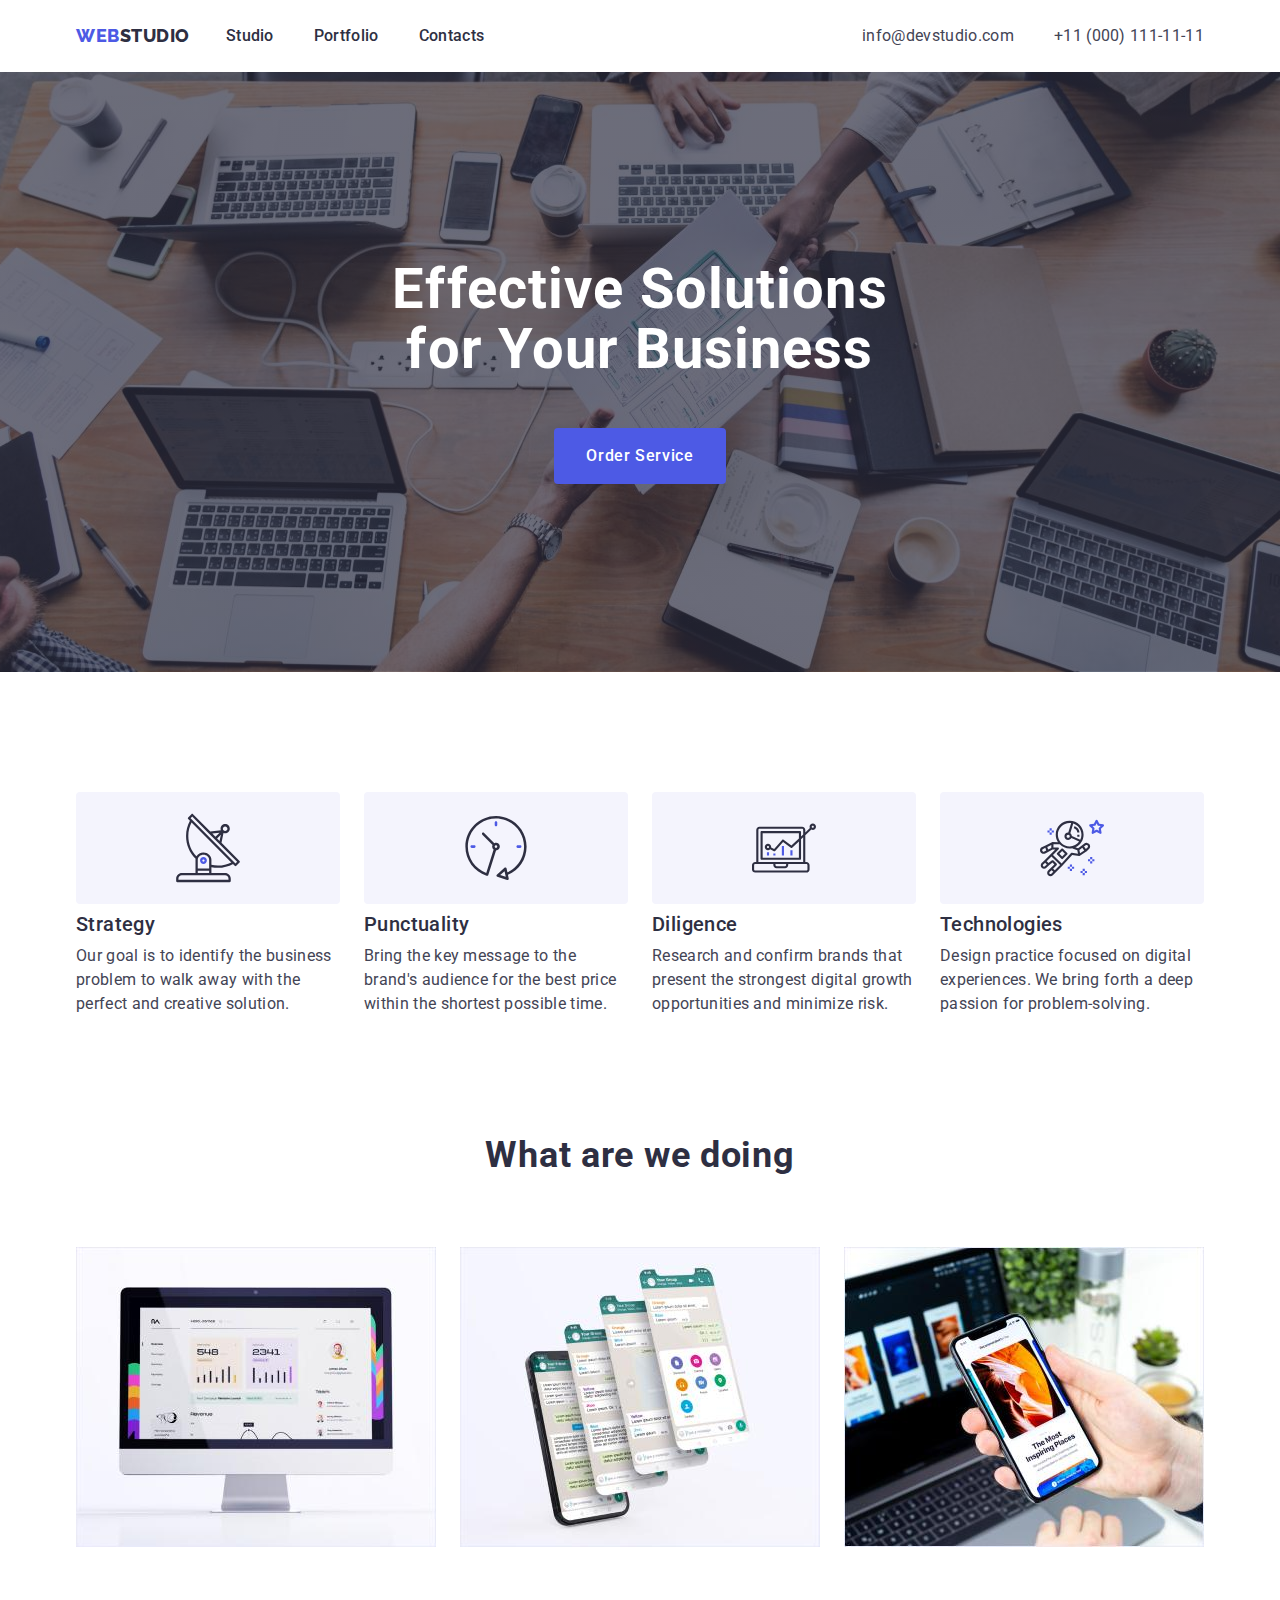
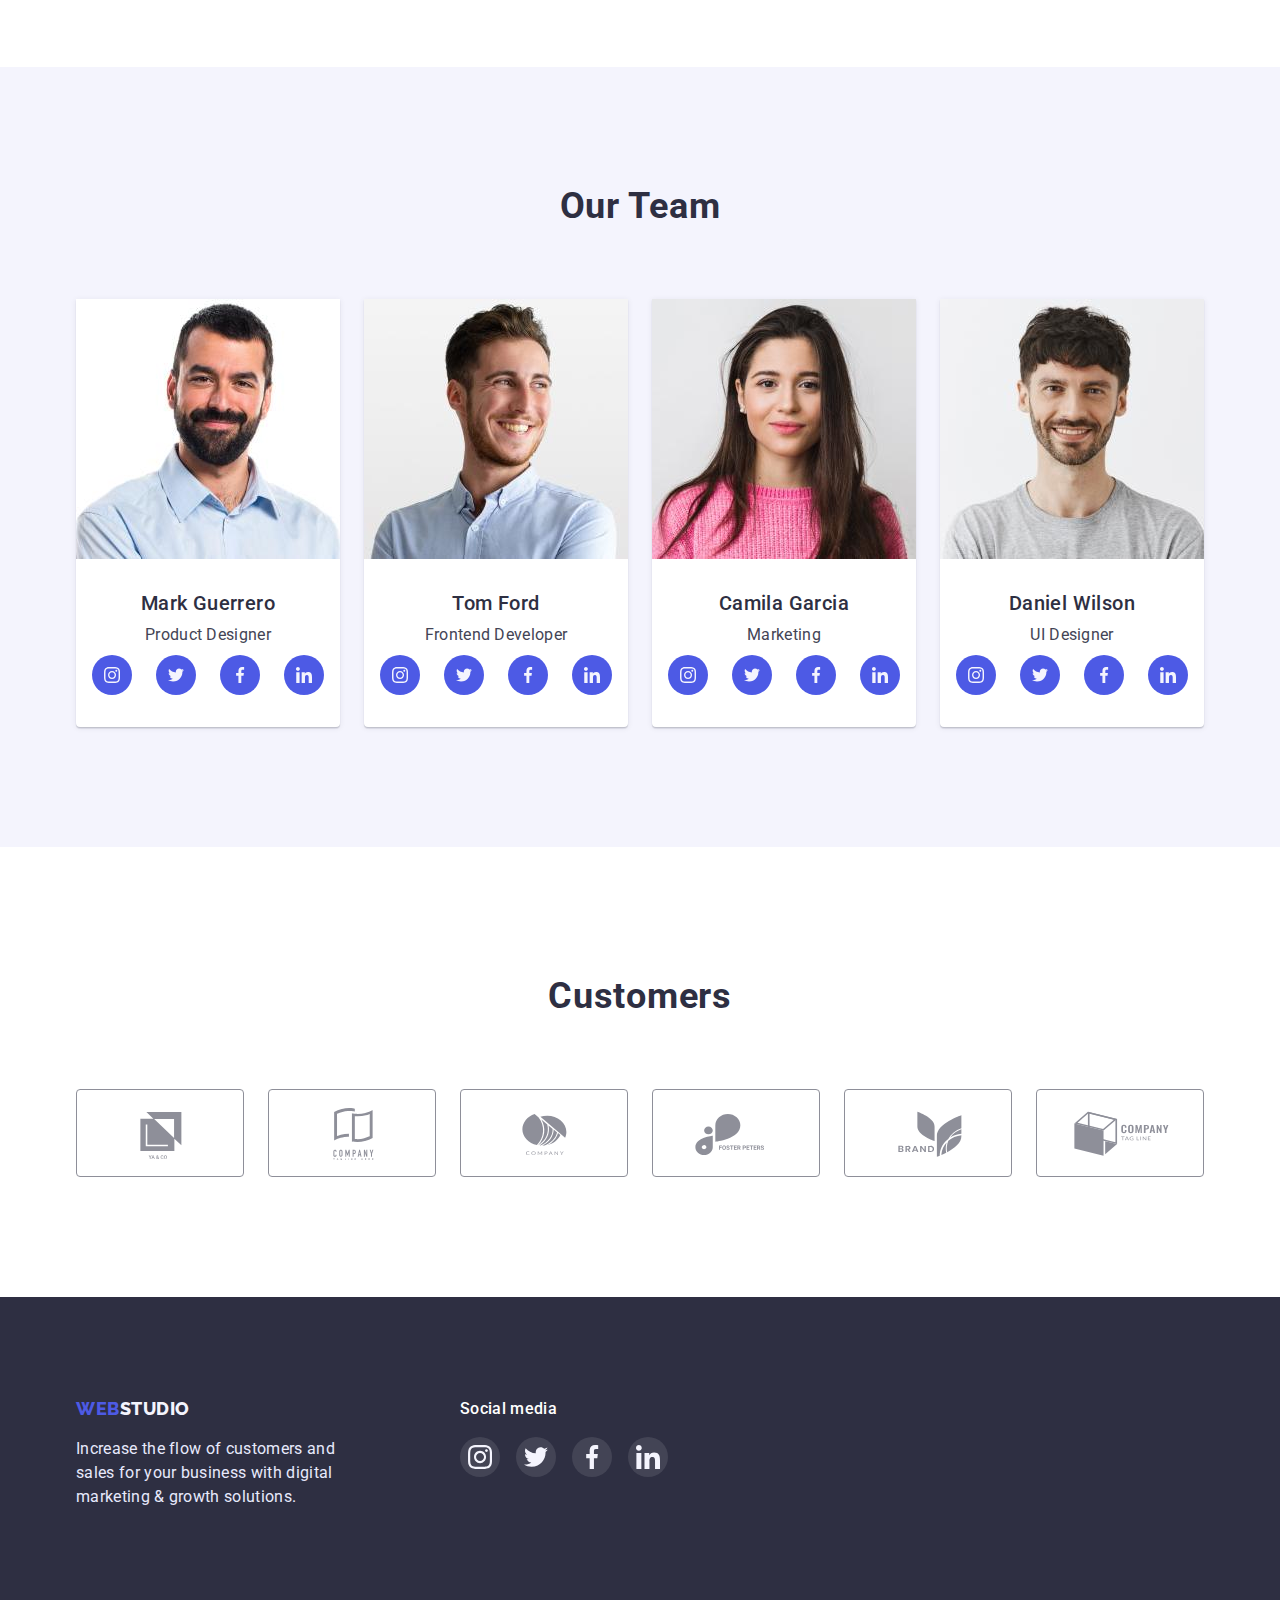
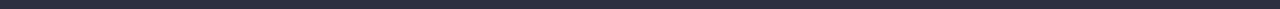
<file: index.html>
<!DOCTYPE html>
<html lang="en">
	<head>
		<meta charset="UTF-8" />
		<meta http-equiv="X-UA-Compatible" content="IE=edge" />
		<meta name="viewport" content="width=device-width, initial-scale=1.0" />
		<title>WebStudio</title>
		
		<!-- fonts from google -->
		<link rel="preconnect" href="https://fonts.googleapis.com" />
		<link rel="preconnect" href="https://fonts.gstatic.com" crossorigin />
		<link
			href="https://fonts.googleapis.com/css2?family=Raleway:wght@800&family=Roboto:wght@400;500;700&display=swap"
			rel="stylesheet"
		/>
		<link rel="stylesheet" href="https://cdnjs.cloudflare.com/ajax/libs/modern-normalize/1.1.0/modern-normalize.min.css">
        <link rel="stylesheet" href="./styles/styles.css" />
	</head>
	<body>
		
		<header>
			<div class="container header-line">
			<nav>
				<a class="logo-head" href="./index.html"><span class="logo-web">WEB</span>STUDIO</a>
				<ul class="navigation-links">
					<li class="nav-link-item"><a href="" class="link">Studio</a></li>
					<li class="nav-link-item"><a href="./portfolio.html" class="link">Portfolio</a></li>
					<li class="nav-link-item"><a href="" class="link">Contacts</a></li>
				</ul>
			</nav>

			<!-- contact info -->
			<address>
				<ul class="address-link">
					<li class="addess-link-item"><a href="mailto:info@devstudio.com" class="address">info@devstudio.com</a></li>
					<li class="addess-link-item"><a href="tel:+110001111111" class="address">+11 (000) 111-11-11 </a></li>
				</ul>
			</address>
			</div>
		</header>
		
		<main>
			<!--section_1  -->
			
			<section class="hero-section">
				<div class="container">
				<h1 class="hero-section-title">Effective Solutions <br> for Your Business</h1>
				<button type="button" class="hero-section-button">Order Service</button>
				</div>
                </section>
			
			

			<!-- section_2 -->
			<section class="section-2">
				<div class="container">
				<h2 hidden>Our advantages</h2>
				<ul class="title-list">
					<li >
						<div class="symbol-list-item">
						            <svg class="symbol-list-icon" width="64px">
										<use href="./images/icons.svg#icon-antenna"></use>
									</svg>
						</div>
							
						<h3>Strategy</h3>
						<p class="main-paragraph"> Our goal is to identify the business problem to walk away with the perfect and creative solution. </p>
					</li>
					<li>
						<div class="symbol-list-item">
								    <svg class="symbol-list-icon" width="64px">
										<use href="./images/icons.svg#icon-clock"></use>
									</svg>
							</div>
						<h3>Punctuality</h3>
						<p class="main-paragraph"> Bring the key message to the brand's audience for the best price within the shortest possible time. </p>
					</li>
					<li>
						<div class="symbol-list-item">
								    <svg class="symbol-list-icon" width="64px">
										<use href="./images/icons.svg#icon-diagram"></use>
									</svg>
								
							</div>
						<h3>Diligence</h3>
						<p class="main-paragraph">
							Research and confirm brands that present the strongest digital growth opportunities and minimize risk.
						</p>
					</li>
					<li>
						<div class="symbol-list-item">
								    <svg class="symbol-list-icon" width="64px">
										<use href="./images/icons.svg#icon-astronaut"></use>
									</svg>
						</div>
						<h3>Technologies</h3>
						<p class="main-paragraph"> Design practice focused on digital experiences. We bring forth a deep passion for problem-solving. </p>
					</li>
				</ul>
				</div>
			</section>

			<!-- section_3 -->
			<section class="section-3">
				<div class="container">
				<h2 class="our-work-title">What are we doing</h2>
				<ul class="visual-list">
					<li class="visual-work">
						<img src="./images/img21.jpg" alt="PC monitor that shows nice site" width="360" />
					</li>
					<li class="visual-work">
						<img src="./images/img22.jpg" alt="phone display that shows nice application" width="360" />
					</li>
					<li class="visual-work">
						<img src="./images/img23.jpg" alt="laptop and phone with the same picture on thair displays" width="360" />
					</li>
				</ul>
				</div>
			</section>

			<!-- section_4 -->
			<section class="fourth-section">
				<div class="container">
				<h2 class="our-team-title">Our Team</h2>
				<ul class="card-titles">
					<li class="team-card">
						<img src="./images/img31.jpg" alt="male photo" width="264" />
						<div class="team-card-sign">
						<h3>Mark Guerrero</h3>
						<p>Product Designer</p>
						<ul class="card-social-list">
							<li class="card-social-item">
								<a href="" class="card-social-link">
									<svg class="card-social-icon" width="16px" height="16px">
										<use href="./images/icons.svg#icon-instagram"></use>
									</svg>
								</a></li>
							<li class="card-social-item">
								<a href="" class="card-social-link">
									<svg class="card-social-icon" width="16px" height="16px">
										<use href="./images/icons.svg#icon-twitter"></use>
									</svg>
								</a></li>
							<li class="card-social-item">
								<a href="" class="card-social-link">
									<svg class="card-social-icon" width="16px" height="16px">
										<use href="./images/icons.svg#icon-facebook"></use>
									</svg>
								</a></li>
							<li class="card-social-item">
								<a href="" class="card-social-link">
									<svg class="card-social-icon" width="16px" height="16px">
										<use href="./images/icons.svg#icon-linkedin"></use>
									</svg>
								</a></li>
						</ul>
						</div>
					</li>

					<li class="team-card">
						<img src="./images/img32.jpg" alt="male photo" width="264" />
						<div class="team-card-sign">
						<h3>Tom Ford</h3>
						<p>Frontend Developer</p>
						<ul class="card-social-list">
							<li class="card-social-item">
								<a href="" class="card-social-link">
									<svg class="card-social-icon" width="16px" height="16px">
										<use href="./images/icons.svg#icon-instagram"></use>
									</svg>
								</a></li>
							<li class="card-social-item">
								<a href="" class="card-social-link">
									<svg class="card-social-icon" width="16px" height="16px">
										<use href="./images/icons.svg#icon-twitter"></use>
									</svg>
								</a></li>
							<li class="card-social-item">
								<a href="" class="card-social-link">
									<svg class="card-social-icon" width="16px" height="16px">
										<use href="./images/icons.svg#icon-facebook"></use>
									</svg>
								</a></li>
							<li class="card-social-item">
								<a href="" class="card-social-link">
									<svg class="card-social-icon" width="16px" height="16px">
										<use href="./images/icons.svg#icon-linkedin"></use>
									</svg>
								</a></li>
						</ul>
						</div>
					</li>

					<li class="team-card">
						<img src="./images/img33.jpg" alt="female photo" width="264" />
						<div class="team-card-sign">
						<h3>Camila Garcia</h3>
						<p>Marketing</p>
						<ul class="card-social-list">
							<li class="card-social-item">
								<a href="" class="card-social-link">
									<svg class="card-social-icon" width="16px" height="16px">
										<use href="./images/icons.svg#icon-instagram"></use>
									</svg>
								</a></li>
							<li class="card-social-item">
								<a href="" class="card-social-link">
									<svg class="card-social-icon" width="16px" height="16px">
										<use href="./images/icons.svg#icon-twitter"></use>
									</svg>
								</a></li>
							<li class="card-social-item">
								<a href="" class="card-social-link">
									<svg class="card-social-icon" width="16px" height="16px">
										<use href="./images/icons.svg#icon-facebook"></use>
									</svg>
								</a></li>
							<li class="card-social-item">
								<a href="" class="card-social-link">
									<svg class="card-social-icon" width="16px" height="16px">
										<use href="./images/icons.svg#icon-linkedin"></use>
									</svg>
								</a></li>
						</ul>
						</div>
					</li class="team-card">

					<li class="team-card">
						<img src="./images/img34.jpg" alt="male photo" width="264" />
						<div class="team-card-sign">
						<h3>Daniel Wilson</h3>
						<p>UI Designer</p>
						<ul class="card-social-list">
							<li class="card-social-item">
								<a href="" class="card-social-link">
									<svg class="card-social-icon" width="16px" height="16px">
										<use href="./images/icons.svg#icon-instagram"></use>
									</svg>
								</a></li>
							<li class="card-social-item">
								<a href="" class="card-social-link">
									<svg class="card-social-icon" width="16px" height="16px">
										<use href="./images/icons.svg#icon-twitter"></use>
									</svg>
								</a></li>
							<li class="card-social-item">
								<a href="" class="card-social-link">
									<svg class="card-social-icon" width="16px" height="16px">
										<use href="./images/icons.svg#icon-facebook"></use>
									</svg>
								</a></li>
							<li class="card-social-item">
								<a href="" class="card-social-link">
									<svg class="card-social-icon" width="16px" height="16px">
										<use href="./images/icons.svg#icon-linkedin"></use>
									</svg>
								</a></li>
						</ul>
						</div>
					</li>
				</ul>
				</div>
			</section>
		</main>

		<section class="section-fifth">
			<div class="container">
				<h2 class="customers-title">Customers</h2>
				<ul class="customers-list">
					<li class="customers-list-item">
						<a href="" class="customers-list-link">
							<svg class="customers-list-icon" width="104px" height="56px">
								<use href="./images/icons.svg#icon-logo1"></use>
							</svg>
						</a>
					</li>
					<li class="customers-list-item">
						<a href="" class="customers-list-link">
							<svg class="customers-list-icon" width="104px" height="56px">
								<use href="./images/icons.svg#icon-logo2"></use>
							</svg>
						</a>
					</li>
					<li class="customers-list-item">
						<a href="" class="customers-list-link">
							<svg class="customers-list-icon" width="104px" height="56px">
								<use href="./images/icons.svg#icon-logo3"></use>
							</svg>
						</a>
					</li>
					<li class="customers-list-item">
						<a href="" class="customers-list-link">
							<svg class="customers-list-icon" width="104px" height="56px">
								<use href="./images/icons.svg#icon-logo4"></use>
							</svg>
						</a>
					</li>
					<li class="customers-list-item">
						<a href="" class="customers-list-link">
							<svg class="customers-list-icon" width="104px" height="56px">
								<use href="./images/icons.svg#icon-logo5"></use>
							</svg>
						</a>
					</li>
					<li class="customers-list-item">
						<a href="" class="customers-list-link">
							<svg class="customers-list-icon" width="104px" height="56px">
								<use href="./images/icons.svg#icon-logo6"></use>
							</svg>
						</a>
					</li>
				</ul>
			</div>
			

		</section>

		<!-- footer -->
		<footer>
			<div class="container footer-line">
			<div> 
			<a class="logo-footer" href="./index.html"><span class="logo-web">WEB</span>STUDIO</a>
			<p class="footer-text"> Increase the flow of customers and sales for your business with digital marketing & growth solutions. </p>
			</div>
			<div class="social-media">
				<h4 class="social-media-title">Social media</h4>
				<ul class="social-media-list">
					<li class="cocial-media-item">
						<a href="" class="social-media-link">
							<svg class="social-media-icon" width="24px" height="24px">
								<use href="./images/icons.svg#icon-instagram"></use>
							</svg>
						</a>
					</li>
					<li class="cocial-media-item">
						<a href="" class="social-media-link">
							<svg class="social-media-icon" width="24px" height="24px">
								<use href="./images/icons.svg#icon-twitter"></use>
							</svg>
						</a>
					</li>
					<li class="cocial-media-item">
						<a href="" class="social-media-link">
							<svg class="social-media-icon" width="24px" height="24px">
								<use href="./images/icons.svg#icon-facebook"></use>
							</svg>
						</a>
					</li>
					<li class="cocial-media-item">
						<a href="" class="social-media-link">
							<svg class="social-media-icon" width="24px" height="24px">
								<use href="./images/icons.svg#icon-linkedin"></use>
							</svg>
						</a>
					</li>
				</ul>
			</div>
		</div>
		</footer>
	</body>
</html>
</file>
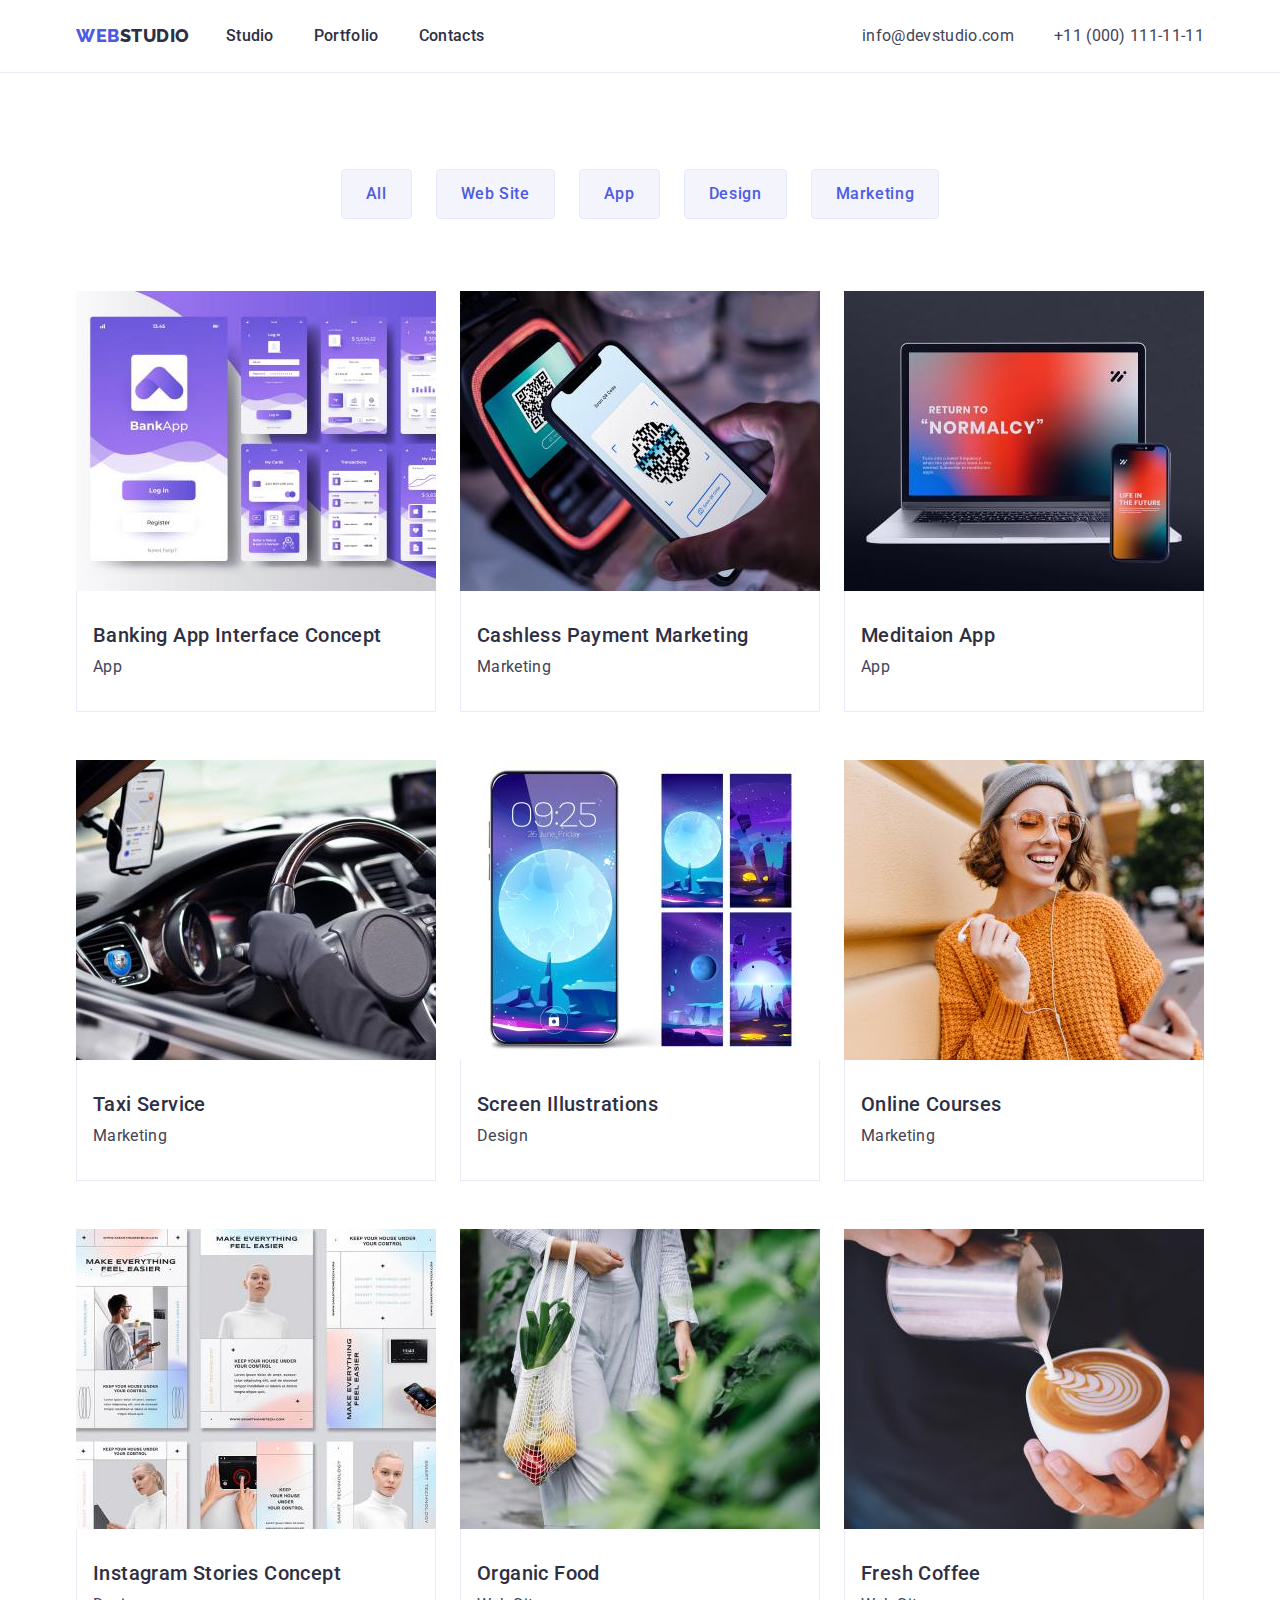
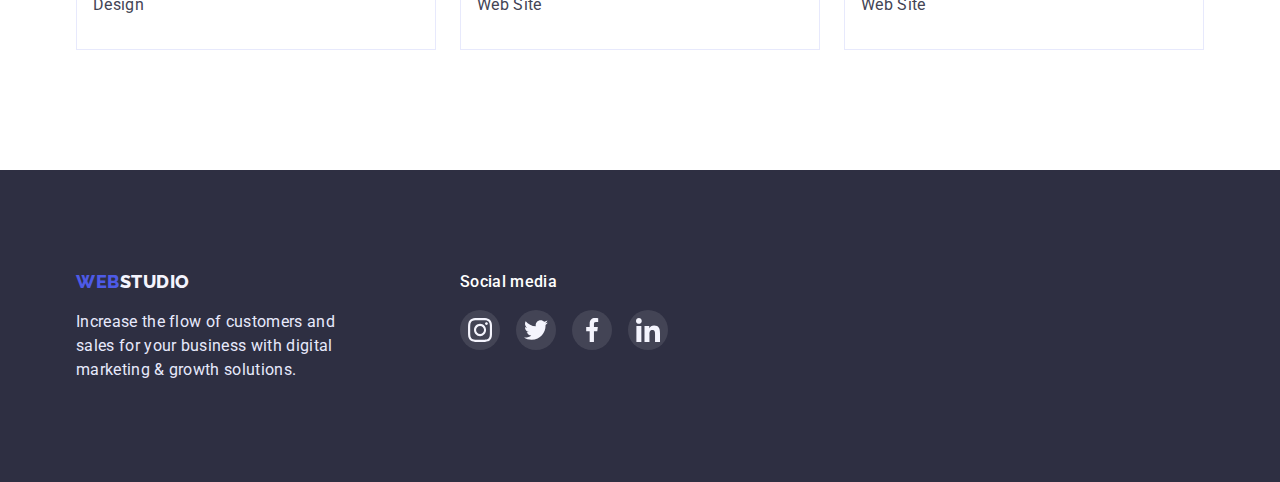
<file: portfolio.html>
<!DOCTYPE html>
<html lang="en">
	<head>
		<meta charset="UTF-8" />
		<meta http-equiv="X-UA-Compatible" content="IE=edge" />
		<meta name="viewport" content="width=device-width, initial-scale=1.0" />
		<title>Portfolio</title>

		<!-- fonts from google -->
		<link rel="preconnect" href="https://fonts.googleapis.com" />
		<link rel="preconnect" href="https://fonts.gstatic.com" crossorigin />
		<link
			href="https://fonts.googleapis.com/css2?family=Raleway:wght@800&family=Roboto:wght@400;500;700&display=swap"
			rel="stylesheet"
		/>
		<link
			rel="stylesheet"
			href="https://cdnjs.cloudflare.com/ajax/libs/modern-normalize/1.1.0/modern-normalize.min.css"
		/>
		<link rel="stylesheet" href="./styles/styles.css" />
	</head>
	<body>
		<header class="border-header">
			<div class="container header-line">
				<nav>
					<a class="logo-head" href="./index.html"><span class="logo-web">WEB</span>STUDIO</a>
					<ul class="navigation-links">
						<li class="nav-link-item"><a href="./index.html" class="link">Studio</a></li>
						<li class="nav-link-item"><a href="./portfolio.html" class="link">Portfolio</a></li>
						<li class="nav-link-item"><a href="" class="link">Contacts</a></li>
					</ul>
				</nav>

				<!-- contact info -->
				<address>
					<ul class="address-link">
						<li class="addess-link-item"><a href="mailto:info@devstudio.com" class="address">info@devstudio.com</a></li>
						<li class="addess-link-item"><a href="tel:+110001111111" class="address">+11 (000) 111-11-11 </a></li>
					</ul>
				</address>
			</div>
		</header>

		<main>
			<section class="section-portfolio">
				<div class="container">
					<h1 hidden>Our portfolio</h1>
					<ul class="filters">
						<li><button type="button" class="filters-buttons">All</button></li>
						<li><button type="button" class="filters-buttons">Web Site</button></li>
						<li><button type="button" class="filters-buttons">App</button></li>
						<li><button type="button" class="filters-buttons">Design</button></li>
						<li><button type="button" class="filters-buttons">Marketing</button></li>
					</ul>

					<!-- Portfolio pictures -->
					<ul class="portfolio-title">
						<li>
							<a href="" class="portfolios"
								><img src="./images/portfolio01.jpg" alt="Banking App Interface" width="360" />
								<div class="portfolio-sign">
									<h2 class="portfolio-title">Banking App Interface Concept</h2>
									<p class="kind-of-content">App</p>
								</div>
							</a>
						</li>
						<li>
							<a href="" class="portfolios"
								><img src="./images/portfolio02.jpg" alt="paying terminal with smartphone" width="360" />
								<div class="portfolio-sign">
									<h2 class="portfolio-title">Cashless Payment Marketing</h2>
									<p class="kind-of-content">Marketing</p>
								</div>
							</a>
						</li>
						<li>
							<a href="" class="portfolios"
								><img src="./images/portfolio03.jpg" alt="notebook with opened program" width="360" />
								<div class="portfolio-sign">
									<h2 class="portfolio-title">Meditaion App</h2>
									<p class="kind-of-content">App</p>
								</div>
							</a>
						</li>
						<li>
							<a href="" class="portfolios"
								><img
									src="./images/portfolio04.jpg"
									alt="taxi driver cockpit and smartphone with opened app on the display"
									width="360"
								/>
								<div class="portfolio-sign">
									<h2 class="portfolio-title">Taxi Service</h2>
									<p class="kind-of-content">Marketing</p>
								</div>
							</a>
						</li>
						<li>
							<a href="" class="portfolios"
								><img src="./images/portfolio05.jpg" alt="phone and different wallpapers" width="360" />
								<div class="portfolio-sign">
									<h2 class="portfolio-title">Screen Illustrations</h2>
									<p class="kind-of-content">Design</p>
								</div>
							</a>
						</li>
						<li>
							<a href="" class="portfolios"
								><img src="./images/portfolio06.jpg" alt="smiling woman with smartphone" width="360" />
								<div class="portfolio-sign">
									<h2 class="portfolio-title">Online Courses</h2>
									<p class="kind-of-content">Marketing</p>
								</div>
							</a>
						</li>
						<li>
							<a href="" class="portfolios"
								><img src="./images/portfolio07.jpg" alt="Instagram Stories Concept" width="360" />
								<div class="portfolio-sign">
									<h2 class="portfolio-title">Instagram Stories Concept</h2>
									<p class="kind-of-content">Design</p>
								</div>
							</a>
						</li>
						<li>
							<a href="" class="portfolios"
								><img src="./images/portfolio08.jpg" alt="woman with shopping bag full of food" width="360" />
								<div class="portfolio-sign">
									<h2 class="portfolio-title">Organic Food</h2>
									<p class="kind-of-content">Web Site</p>
								</div>
							</a>
						</li>
						<li>
							<a href="" class="portfolios"
								><img src="./images/portfolio09.jpg" alt="some person is pouring out a cup of coffe" width="360" />
								<div class="portfolio-sign">
									<h2 class="portfolio-title">Fresh Coffee</h2>
									<p class="kind-of-content">Web Site</p>
								</div>
							</a>
						</li>
					</ul>
				</div>
			</section>
		</main>

		<!-- footer -->

		<!-- <footer>
			
			<div class="container">
				<a class="logo-footer" href="./index.html"><span class="logo-web">WEB</span>STUDIO</a>
				<p class="footer-text">
					Increase the flow of customers and sales for your business with digital marketing & growth solutions.
				</p>
			</div>
		</footer> -->
		<footer>
			<div class="container footer-line">
				<div>
					<a class="logo-footer" href="./index.html"><span class="logo-web">WEB</span>STUDIO</a>
					<p class="footer-text">
						Increase the flow of customers and sales for your business with digital marketing & growth solutions.
					</p>
				</div>
				<div class="social-media">
					<h4 class="social-media-title">Social media</h4>
					<ul class="social-media-list">
						<li class="cocial-media-item">
							<a href="" class="social-media-link">
								<svg class="social-media-icon" width="24px" height="24px">
									<use href="./images/icons.svg#icon-instagram"></use>
								</svg>
							</a>
						</li>
						<li class="cocial-media-item">
							<a href="" class="social-media-link">
								<svg class="social-media-icon" width="24px" height="24px">
									<use href="./images/icons.svg#icon-twitter"></use>
								</svg>
							</a>
						</li>
						<li class="cocial-media-item">
							<a href="" class="social-media-link">
								<svg class="social-media-icon" width="24px" height="24px">
									<use href="./images/icons.svg#icon-facebook"></use>
								</svg>
							</a>
						</li>
						<li class="cocial-media-item">
							<a href="" class="social-media-link">
								<svg class="social-media-icon" width="24px" height="24px">
									<use href="./images/icons.svg#icon-linkedin"></use>
								</svg>
							</a>
						</li>
					</ul>
				</div>
			</div>
		</footer>
	</body>
</html>
</file>
<file: styles/styles.css>
:root {
	--primary-title-color: #2e2f42;
	--primary-text-color: #434455;
	--secondary-background-color: #2e2f42;
	--hover-link-color: #404bbf;
}
/* --------styles reset------ */
h1,
h2,
h3,
h4,
h5,
p {
	margin: 0;
	padding: 0;
}
img {
	display: block;
}
.section {
	margin-top: 0;
	margin-bottom: 0;
}
ul {
	margin: 0;
	padding: 0;
}
/* --------------------------------- */

body {
	background-color: #fff;
	color: #434455;

	font-family: Roboto;
	font-size: 16px;
	font-weight: 400;
	line-height: 1.5;
	letter-spacing: 0.02em;

	list-style: none;
}

ul {
	list-style-type: none;
}
/* -------------------------------------------------------head and footer---------------------------------------------- */
/* ---------logo head------------ */
.logo-head,
.logo-footer {
	font-family: Raleway;
	font-size: 18px;
	font-weight: 800;
	line-height: 1.33;
	letter-spacing: 0.03em;
}
.logo-head {
	color: var(--primary-title-color);
}
/* ------------logo footer---------- */
.logo-footer {
	color: #f4f4fd;
}
.logo-web {
	color: #4d5ae5;
}

/* delating outlines of the links  */
a {
	text-decoration: none;
}
/* ---------- */

.navigation-links .link {
	font-size: 16px;
	font-weight: 500;
	line-height: 1.5;
	letter-spacing: 0.02em;

	color: var(--primary-title-color);
}

.navigation-links .link:focus,
.navigation-links .link:hover {
	color: var(--hover-link-color);
}

/* .navigation-links:last-child  */

.border-header {
	border-bottom: 1px solid #e7e9fc;
}

/* changing address font and color */
.address {
	/* margin-left: auto; */
	font-style: normal;
	font-family: Roboto;
	font-size: 16px;
	font-weight: 400;
	line-height: 1.5;
	letter-spacing: 0.02em;

	color: var(--primary-text-color);
}

.address:focus,
.address:hover {
	color: var(--hover-link-color);
}
/* -------------------------------------------------------------------------------------------------------------------- */

/* ----------------------------------------------------hero section---------------------------------------------------- */
.hero-section {
	background-color: var(--secondary-background-color);
	text-align: center;
	background-image: linear-gradient(rgba(46, 47, 66, 0.7), rgba(46, 47, 66, 0.7)), url(../images/herosection-bg.jpg);
	background-repeat: no-repeat;
	background-position: center;
	max-width: 1440px;
	margin: 0 auto;
	/* background-size: cover; */
}

.hero-section-title {
	font-family: Roboto;
	margin-bottom: 48px;
	margin-top: 0;
	min-width: 496px;
	color: #fff;
	font-style: normal;
	font-weight: 700;
	font-size: 56px;
	line-height: 1.07;
	letter-spacing: 0.02em;
	text-align: center;
}

.hero-section-button {
	padding: 16px 32px;

	min-width: 169px;
	font-family: Roboto;
	font-size: 16px;
	font-weight: 500;
	line-height: 1.5;
	letter-spacing: 0.04em;
	border-style: solid;
	border-radius: 4px;
	border: none;
	background-color: #4d5ae5;
	color: #fff;
}
.hero-section-button:hover,
.hero-section-button:focus {
	background-color: var(--hover-link-color);
}

/* ----------------------------------------------------------------------------------------------------------------- */
h3 {
	font-size: 20px;
	font-weight: 500;
	line-height: 1.2;
	letter-spacing: 0.02em;

	color: var(--primary-title-color);
}

h2 {
	font-size: 36px;
	font-weight: 700;
	line-height: 1.1;
	letter-spacing: 0.02em;

	color: var(--primary-title-color);
}
/* section 4 */
.fourth-section {
	background-color: #f4f4fd;
}
.team-card {
	background-color: #fff;
}

/* -------------------------------portfolio------------------------------------ */

.portfolio-title {
	font-size: 20px;
	font-weight: 500;
	line-height: 1.2;
	letter-spacing: 0.02em;

	color: var(--primary-title-color);
}

.kind-of-content {
	font-family: Roboto;
	font-style: normal;
	font-weight: 400;
	font-size: 16px;
	line-height: 1.5;
	letter-spacing: 0.02em;

	color: #434455;
}

.filters-buttons {
	padding: 12px 24px;
	font-family: Roboto;
	background-color: #f4f4fd;
	color: #4d5ae5;
	border-color: #e7e9fc;
	border-style: solid;
	border-width: 1px;
	border-radius: 4px;

	font-weight: 500;
	font-size: 16px;
	line-height: 1.5;

	display: flex;
	align-items: center;
	text-align: center;
	letter-spacing: 0.04em;
}

.filters-buttons:focus,
.filters-buttons:hover {
	background-color: var(--hover-link-color);
	color: #fff;
	box-shadow: 0px 2px 2px 0px rgba(0, 0, 0, 0.12);

	box-shadow: 0px 2px 1px 0px rgba(0, 0, 0, 0.08);

	box-shadow: 0px 3px 1px 0px rgba(0, 0, 0, 0.1);
	border-color: var(--hover-link-color);
}

/* -------------------FLEX-------------------- */
.container {
	width: 1158px;
	padding-left: 15px;
	padding-right: 15px;
	margin: 0 auto;
}

body {
	margin: 0;
}

.our-work-title {
	text-align: center;
	margin-bottom: 72px;
	margin-top: 0;
}

.fourth-section {
	padding-top: 120px;
	padding-bottom: 120px;
	/* max-width: 1440px;
	margin: 0 auto; */
}

.our-team-title {
	text-align: center;
	margin-bottom: 72px;
	margin-top: 0;
}

.footer-text {
	width: 264px;
}

.logo-footer {
	display: block;
	margin-bottom: 16px;
}

footer {
	background-color: var(--secondary-background-color);
	color: #e7e9fc;
	padding-top: 100px;
	padding-bottom: 100px;
}

.logo-head {
	display: block;
	padding-bottom: 24px;
	padding-top: 24px;
	margin-left: 0;
	margin-right: 36px;
}
/* -------------flex start--------- */

.navigation-links {
	display: flex;
}

.nav-link-item {
	display: block;
	padding-top: 24px;
	padding-bottom: 24px;
}

.nav-link-item:last-child {
	margin-right: 0;
}
.nav-link-item:not(:last-child) {
	margin-right: 40px;
}

.address-link {
	display: flex;
}
.addess-link-item:not(:last-child) {
	margin-right: 40px;
}
.addess-link-item {
	display: block;
	padding-top: 24px;
	padding-bottom: 24px;
}

.header-line {
	display: flex;
}

nav {
	display: flex;
	align-items: center;
}
/* --------------------------------------------------section 2-3------------------------------------------------ */
.title-list,
.visual-list {
	display: flex;
	justify-content: space-between;
	padding-left: 0;
	gap: 24px;
}
/* -----------------SVG icons section  2---------------------- */

.symbol-list-item {
	display: flex;
	height: 112px;
	width: 264px;
	background-color: #f4f4fd;
	justify-content: center;
	align-items: center;
	border-radius: 4px;
	margin-bottom: 8px;
	/* background-color: aqua; */
}

/* ----------------------------------------------------------- */
.main-paragraph {
	width: 264px;
}

.card-titles {
	display: flex;
	justify-content: space-between;
	gap: 24px;
	padding-left: 0;
}

.team-card h3 {
	text-align: center;
	margin-bottom: 8px;
}

.team-card p {
	text-align: center;
}

.title-list h3 {
	margin-bottom: 8px;
}

/* ---------------portfolio flex----------------- */
.filters {
	display: flex;
	margin-bottom: 72px;
	gap: 24px;
	justify-content: center;
}

.portfolio-title {
	display: flex;
	flex-wrap: wrap;
	justify-content: space-between;
	padding: 0;
	row-gap: 48px;
}

.portfolio-title h2 {
	margin-bottom: 8px;
}
.portfolio-sign {
	border-left: 1px solid #e7e9fc;
	border-right: 1px solid #e7e9fc;
	border-bottom: 1px solid #e7e9fc;
	padding-top: 32px;
	padding-bottom: 32px;
}

.portfolios:hover,
.portfolios:focus {
	box-shadow: 0px 1px 6px rgba(46, 47, 66, 0.08), 0px 1px 1px rgba(46, 47, 66, 0.16), 0px 2px 1px rgba(46, 47, 66, 0.08);
}
.portfolios {
	display: block;
}

/* ------------------------------------------------------------------------------------------------------ */
address {
	margin-left: auto;
}
.hero-section {
	padding-top: 188px;
	padding-bottom: 188px;
}

.section-2 {
	padding-top: 120px;
}

.section-3 {
	padding-top: 120px;
	padding-bottom: 120px;
}
.section-portfolio {
	padding-bottom: 120px;
	padding-top: 96px;
}

.portfolio-sign {
	padding-top: 32px;
	padding-bottom: 32px;
	padding-left: 16px;
}
.team-card-sign {
	padding-top: 32px;
	/* padding-bottom: 8px; */
}
.team-card {
	box-shadow: 0px 1px 6px rgba(46, 47, 66, 0.08), 0px 1px 1px rgba(46, 47, 66, 0.16), 0px 2px 1px rgba(46, 47, 66, 0.08);
	border-radius: 0px 0px 4px 4px;
}
/* --------------------------------------svg sectio4------------------------------------- */

.card-social-list {
	display: flex;
	gap: 24px;
	justify-content: center;
	margin-top: 8px;
	padding-bottom: 32px;
}
.card-social-item {
	width: 40px;
	height: 40px;
}
.card-social-link {
	display: flex;
	justify-content: center;
	align-items: center;
	width: 100%;
	height: 100%;
	border-radius: 50%;
	background-color: #4d5ae5;
}
.card-social-link:hover,
.card-social-link:focus {
	background-color: #404bbf;
}

/* ---------------------------------------------section fifth-------------------------------------- */
.section-fifth {
	padding-top: 130px;
	padding-bottom: 120px;
}

.customers-title {
	text-align: center;
	margin-bottom: 72px;
}

.customers-list {
	display: flex;
	justify-content: space-between;
}
.customers-list-item {
	width: 168px;
	height: 88px;
	border: 1px solid #8e8f99;
	border-radius: 4px;
}
.customers-list-link {
	display: flex;
	width: 100%;
	height: 100%;
	justify-content: center;
	align-items: center;
	color: #8e8f99;
}
/* .customers-list-link:hover,
.customers-list-link:focus {
	border-color: #404bbf;
	color: #404bbf;
} */
.customers-list-item:hover,
.customers-list-item:hover .customers-list-link
 {
	border-color: #404bbf;
	color: #404bbf;

}
.customers-list-item:focus-within .customers-list-link {
	border-color: #404bbf;
	color: #404bbf;
}


.customers-list-icon {
	fill: currentColor;
}

/* --------------------------------------footer section------------------------------------ */

.footer-line {
	display: flex;
}
.social-media {
	margin-left: 120px;
}
.social-media-title {
	margin-bottom: 16px;
	font-family: "Roboto";
	font-style: normal;
	font-weight: 500;
	font-size: 16px;
	line-height: 1.5;
	letter-spacing: 0.02em;
	color: #fff;
}
.social-media-list {
	display: flex;
	gap: 16px;
}
.cocial-media-item {
	width: 40px;
	height: 40px;
}
.social-media-link {
	display: flex;
	justify-content: center;
	align-items: center;
	width: 100%;
	height: 100%;
	border-radius: 50%;
	background-color: rgba(255, 255, 255, 0.1);
}
.social-media-icon {
	color: #fff;
}
.social-media-link:hover,
.social-media-link:focus {
	background-color: #31d0aa;
}
</file>
